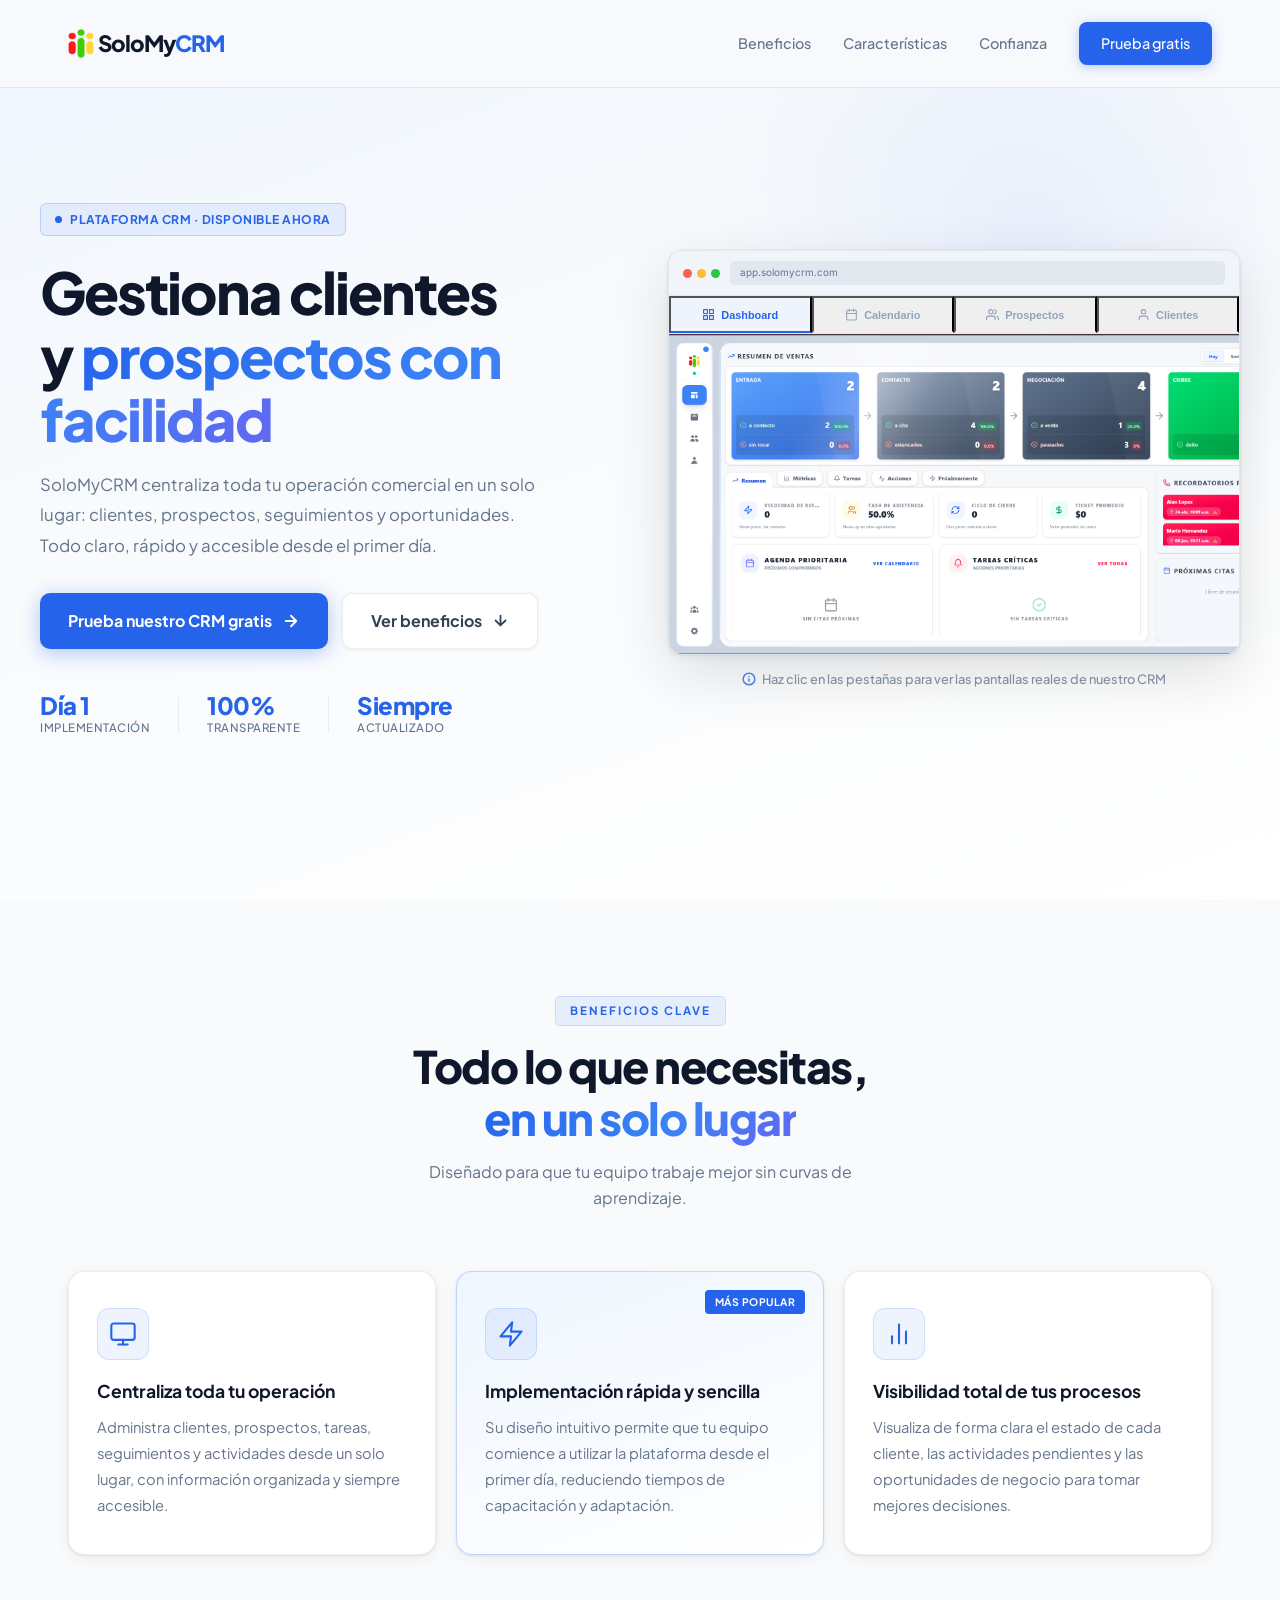
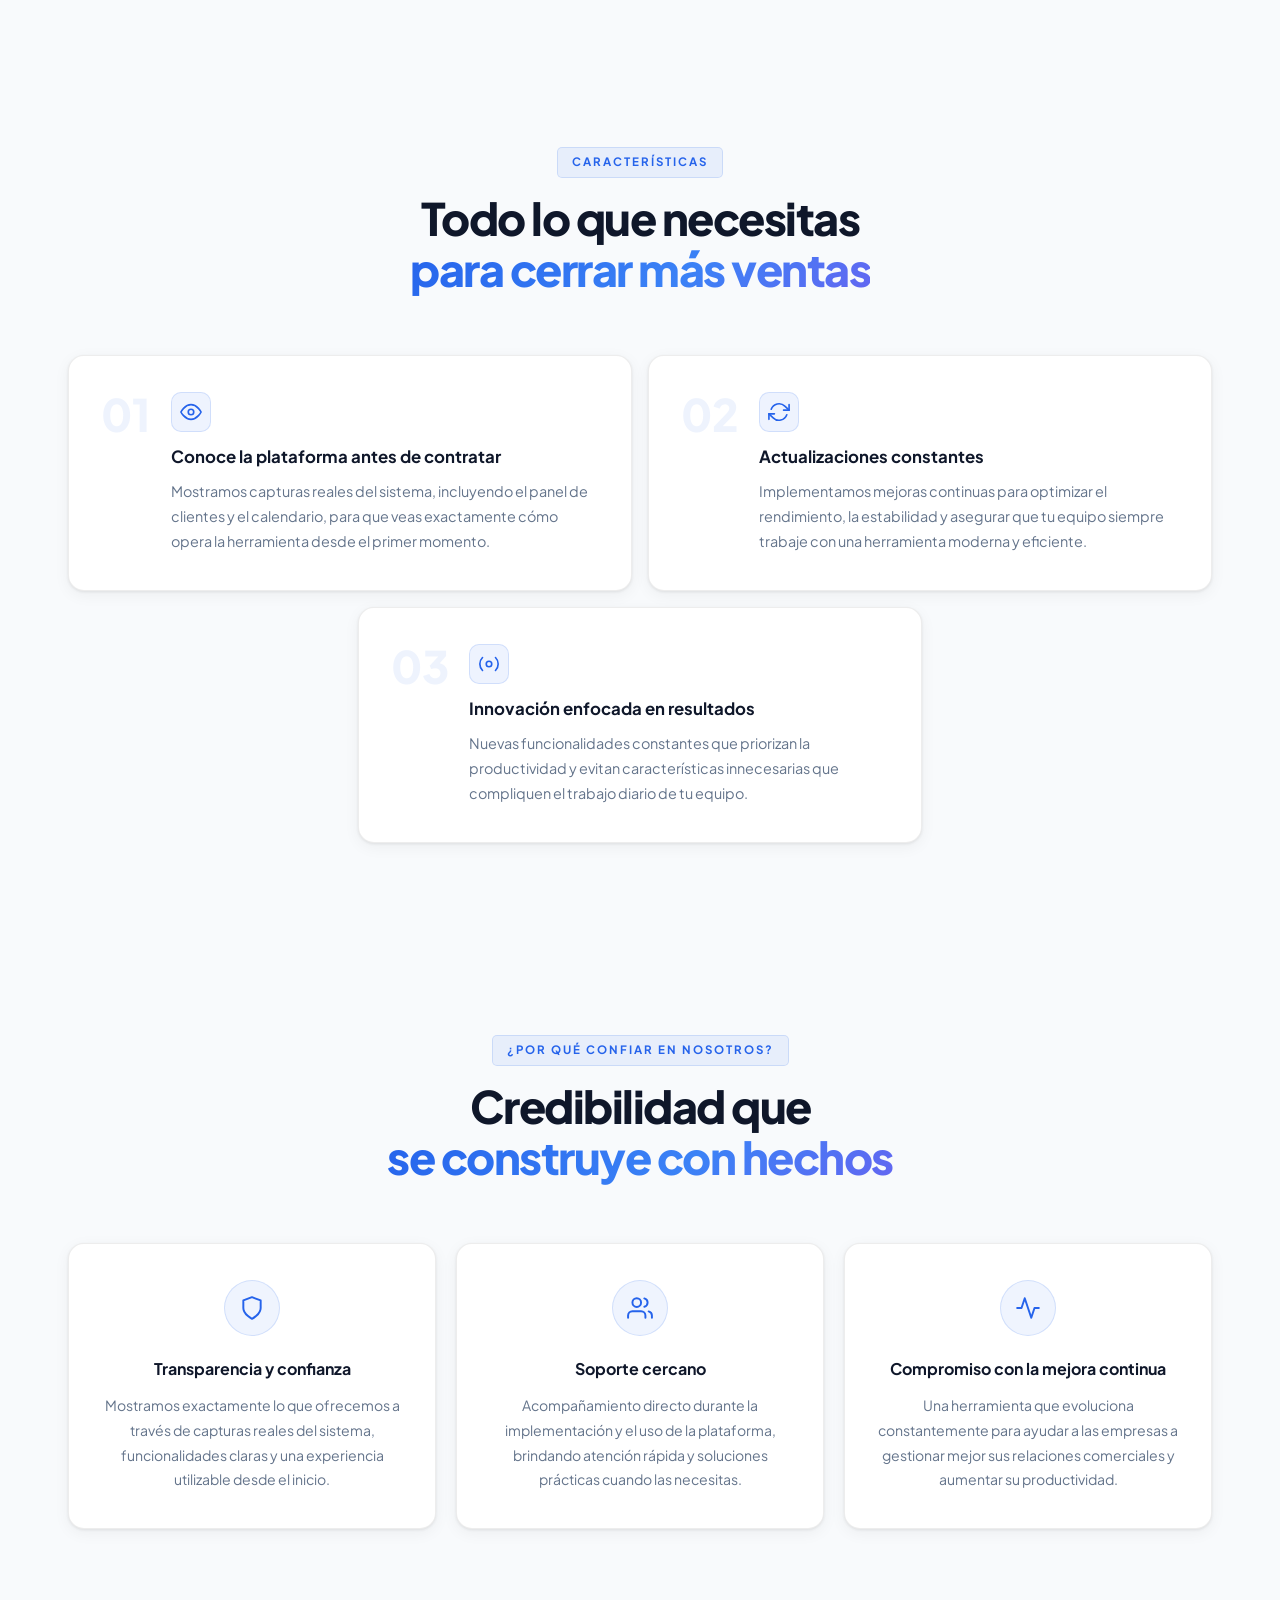
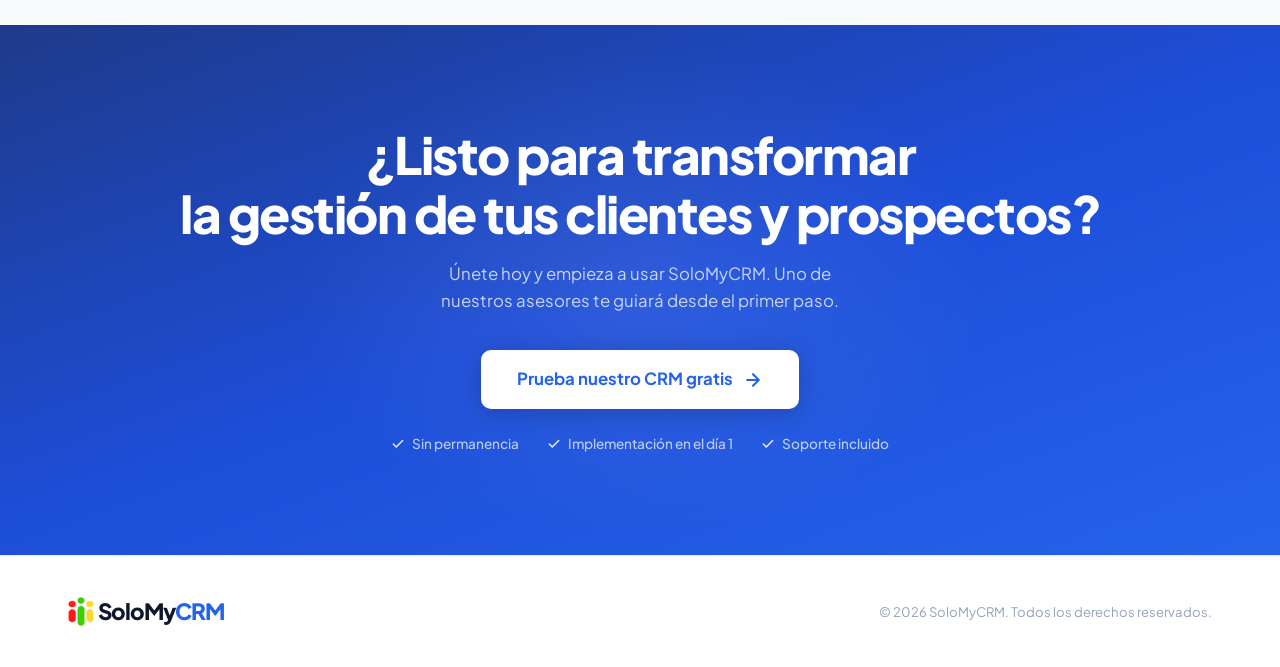
<file: index.html>
<!DOCTYPE html>
<html lang="es">
<head>
  <meta charset="UTF-8" />
  <meta name="viewport" content="width=device-width, initial-scale=1.0" />
  <meta name="description" content="SoloMyCRM, la plataforma CRM intuitiva que centraliza tu operación, simplifica el seguimiento de clientes y potencia el crecimiento de tu negocio desde el primer día." />
  <meta name="keywords" content="CRM, gestión de clientes, prospectos, ventas, SoloMyCRM, plataforma CRM" />
  <meta name="author" content="SoloMyCRM" />
  
  <!-- Open Graph / Facebook -->
  <meta property="og:type" content="website" />
  <meta property="og:title" content="SoloMyCRM — El CRM que tu equipo necesita" />
  <meta property="og:description" content="SoloMyCRM, la plataforma CRM intuitiva que centraliza tu operación, simplifica el seguimiento de clientes y potencia el crecimiento de tu negocio desde el primer día." />
  <meta property="og:image" content="dashboardsmcrm.png" />
  
  <!-- Twitter -->
  <meta name="twitter:card" content="summary_large_image" />
  <meta name="twitter:title" content="SoloMyCRM — El CRM que tu equipo necesita" />
  <meta name="twitter:description" content="SoloMyCRM, la plataforma CRM intuitiva que centraliza tu operación, simplifica el seguimiento de clientes y potencia el crecimiento de tu negocio desde el primer día." />
  <meta name="twitter:image" content="dashboardsmcrm.png" />

  <title>SoloMyCRM — El CRM que tu equipo necesita</title>
  
  <!-- Favicons -->
  <link rel="icon" type="image/png" href="favicon.png?v=3" />
  <link rel="apple-touch-icon" href="favicon.png?v=3" />
  <link rel="shortcut icon" href="favicon.png?v=3" />
  
  <link rel="preconnect" href="https://fonts.googleapis.com" />
  <link rel="preconnect" href="https://fonts.gstatic.com" crossorigin />
  <link href="https://fonts.googleapis.com/css2?family=Inter:wght@300;400;500;600;700;800;900&family=Plus+Jakarta+Sans:wght@400;500;600;700;800&display=swap" rel="stylesheet" />
  <link rel="stylesheet" href="style.css" />
</head>
<body>

  <!-- ========== NAVBAR ========== -->
  <header class="navbar" id="navbar">
    <div class="nav-container">
      <a href="#" class="logo">
        <img src="ISOTIPO SOLOMYCRM.png" alt="SoloMyCRM" class="logo-img" />
        <span class="logo-text">SoloMy<span class="logo-accent">CRM</span></span>
      </a>
      <nav class="nav-links" id="navLinks">
        <a href="#beneficios">Beneficios</a>
        <a href="#caracteristicas">Características</a>
        <a href="#confianza">Confianza</a>
        <a href="formulario" class="nav-cta" id="navCtaBtn">Prueba gratis</a>
      </nav>
      <button class="hamburger" id="hamburger" aria-label="Menú">
        <span></span><span></span><span></span>
      </button>
    </div>
  </header>

  <!-- ========== HERO ========== -->
  <section class="hero" id="hero">
    <div class="hero-bg-glow"></div>

    <div class="hero-inner">
      <!-- LEFT: Copy -->
      <div class="hero-content">
        <div class="hero-badge">
          <span class="badge-dot"></span>
          Plataforma CRM · Disponible ahora
        </div>
        <h1 class="hero-title">
          Gestiona clientes<br />
          y <span class="gradient-text">prospectos con facilidad</span>
        </h1>
        <p class="hero-subtitle">
          SoloMyCRM centraliza toda tu operación comercial en un solo lugar: clientes, prospectos, seguimientos y oportunidades. Todo claro, rápido y accesible desde el primer día.
        </p>
        <div class="hero-actions">
          <a href="formulario" class="btn btn-primary" id="heroCta">
            <span>Prueba nuestro CRM gratis</span>
            <svg width="18" height="18" viewBox="0 0 24 24" fill="none" stroke="currentColor" stroke-width="2.5" stroke-linecap="round" stroke-linejoin="round"><path d="M5 12h14M12 5l7 7-7 7"/></svg>
          </a>
          <a href="#beneficios" class="btn btn-ghost">
            Ver beneficios
            <svg width="17" height="17" viewBox="0 0 24 24" fill="none" stroke="currentColor" stroke-width="2.5" stroke-linecap="round" stroke-linejoin="round"><path d="M12 5v14M5 12l7 7 7-7"/></svg>
          </a>
        </div>
        <div class="hero-stats">
          <div class="stat">
            <span class="stat-number">Día 1</span>
            <span class="stat-label">Implementación</span>
          </div>
          <div class="stat-divider"></div>
          <div class="stat">
            <span class="stat-number">100%</span>
            <span class="stat-label">Transparente</span>
          </div>
          <div class="stat-divider"></div>
          <div class="stat">
            <span class="stat-number">Siempre</span>
            <span class="stat-label">Actualizado</span>
          </div>
        </div>
      </div>
      <!-- /hero-content -->

      <!-- RIGHT: Interactive CRM mockup -->
      <div class="hero-visual">
        <div class="dashboard-mockup">
          <!-- Browser chrome -->
          <div class="mockup-chrome">
            <div class="chrome-dots">
              <span class="cdot cdot-r"></span>
              <span class="cdot cdot-y"></span>
              <span class="cdot cdot-g"></span>
            </div>
            <div class="chrome-bar">app.solomycrm.com</div>
          </div>

          <!-- Tab navigation -->
          <div class="mockup-tabs" id="mockupTabs">
            <button class="mockup-tab active" data-tab="dashboard">
              <svg width="13" height="13" viewBox="0 0 24 24" fill="none" stroke="currentColor" stroke-width="2" stroke-linecap="round" stroke-linejoin="round"><rect x="3" y="3" width="7" height="7"/><rect x="14" y="3" width="7" height="7"/><rect x="3" y="14" width="7" height="7"/><rect x="14" y="14" width="7" height="7"/></svg>
              Dashboard
            </button>
            <button class="mockup-tab" data-tab="calendario">
              <svg width="13" height="13" viewBox="0 0 24 24" fill="none" stroke="currentColor" stroke-width="2" stroke-linecap="round" stroke-linejoin="round"><rect x="3" y="4" width="18" height="18" rx="2"/><line x1="16" y1="2" x2="16" y2="6"/><line x1="8" y1="2" x2="8" y2="6"/><line x1="3" y1="10" x2="21" y2="10"/></svg>
              Calendario
            </button>
            <button class="mockup-tab" data-tab="prospectos">
              <svg width="13" height="13" viewBox="0 0 24 24" fill="none" stroke="currentColor" stroke-width="2" stroke-linecap="round" stroke-linejoin="round"><path d="M17 21v-2a4 4 0 0 0-4-4H5a4 4 0 0 0-4 4v2"/><circle cx="9" cy="7" r="4"/><path d="M23 21v-2a4 4 0 0 0-3-3.87"/><path d="M16 3.13a4 4 0 0 1 0 7.75"/></svg>
              Prospectos
            </button>
            <button class="mockup-tab" data-tab="clientes">
              <svg width="13" height="13" viewBox="0 0 24 24" fill="none" stroke="currentColor" stroke-width="2" stroke-linecap="round" stroke-linejoin="round"><path d="M20 21v-2a4 4 0 0 0-4-4H8a4 4 0 0 0-4 4v2"/><circle cx="12" cy="7" r="4"/></svg>
              Clientes
            </button>
          </div>

          <!-- Screen panels — real screenshots -->
          <div class="mockup-screens" id="mockupScreens">
            <div class="mockup-screen active" id="screen-dashboard">
              <img src="dashboardsmcrm.png" alt="Dashboard SoloMyCRM" />
            </div>
            <div class="mockup-screen" id="screen-calendario">
              <img src="calendariocrm.png" alt="Calendario SoloMyCRM" />
            </div>
            <div class="mockup-screen" id="screen-prospectos">
              <img src="prospectossmcrm.png" alt="Prospectos SoloMyCRM" />
            </div>
            <div class="mockup-screen" id="screen-clientes">
              <img src="clientessmcrm.png" alt="Clientes SoloMyCRM" />
            </div>
          </div>
        </div>
        <div class="mockup-caption">
          <svg width="14" height="14" viewBox="0 0 24 24" fill="none" stroke="currentColor" stroke-width="2.5" stroke-linecap="round" stroke-linejoin="round"><circle cx="12" cy="12" r="10"/><path d="M12 16v-4M12 8h.01"/></svg>
          <span>Haz clic en las pestañas para ver las pantallas reales de nuestro CRM</span>
        </div>
      </div>
      <!-- /hero-visual -->
    </div>
    <!-- /hero-inner -->
  </section>

  <!-- ========== BENEFICIOS ========== -->
  <section class="section" id="beneficios">
    <div class="container">
      <div class="section-header">
        <div class="section-tag">Beneficios clave</div>
        <h2 class="section-title">Todo lo que necesitas,<br /><span class="gradient-text">en un solo lugar</span></h2>
        <p class="section-sub">Diseñado para que tu equipo trabaje mejor sin curvas de aprendizaje.</p>
      </div>

      <div class="benefits-grid">
        <div class="benefit-card" id="benefit1">
          <div class="benefit-icon-wrap">
            <svg class="benefit-svg" width="28" height="28" viewBox="0 0 24 24" fill="none" stroke="currentColor" stroke-width="1.8" stroke-linecap="round" stroke-linejoin="round"><rect x="2" y="3" width="20" height="14" rx="2"/><line x1="8" y1="21" x2="16" y2="21"/><line x1="12" y1="17" x2="12" y2="21"/></svg>
          </div>
          <h3>Centraliza toda tu operación</h3>
          <p>Administra clientes, prospectos, tareas, seguimientos y actividades desde un solo lugar, con información organizada y siempre accesible.</p>
          <div class="benefit-glow"></div>
        </div>

        <div class="benefit-card featured" id="benefit2">
          <div class="benefit-icon-wrap">
            <svg class="benefit-svg" width="28" height="28" viewBox="0 0 24 24" fill="none" stroke="currentColor" stroke-width="1.8" stroke-linecap="round" stroke-linejoin="round"><polygon points="13 2 3 14 12 14 11 22 21 10 12 10 13 2"/></svg>
          </div>
          <h3>Implementación rápida y sencilla</h3>
          <p>Su diseño intuitivo permite que tu equipo comience a utilizar la plataforma desde el primer día, reduciendo tiempos de capacitación y adaptación.</p>
          <div class="benefit-glow"></div>
          <div class="featured-badge">Más popular</div>
        </div>

        <div class="benefit-card" id="benefit3">
          <div class="benefit-icon-wrap">
            <svg class="benefit-svg" width="28" height="28" viewBox="0 0 24 24" fill="none" stroke="currentColor" stroke-width="1.8" stroke-linecap="round" stroke-linejoin="round"><line x1="18" y1="20" x2="18" y2="10"/><line x1="12" y1="20" x2="12" y2="4"/><line x1="6" y1="20" x2="6" y2="14"/></svg>
          </div>
          <h3>Visibilidad total de tus procesos</h3>
          <p>Visualiza de forma clara el estado de cada cliente, las actividades pendientes y las oportunidades de negocio para tomar mejores decisiones.</p>
          <div class="benefit-glow"></div>
        </div>
      </div>
    </div>
  </section>

  <!-- ========== CARACTERISTICAS ========== -->
  <section class="section" id="caracteristicas">
    <div class="container">
      <div class="section-header">
        <div class="section-tag">Características</div>
        <h2 class="section-title">Todo lo que necesitas<br /><span class="gradient-text">para cerrar más ventas</span></h2>
      </div>

      <div class="features-grid">
        <div class="feature-item" id="feat1">
          <div class="feature-num">01</div>
          <div class="feature-content">
            <div class="feature-icon-svg">
              <svg width="22" height="22" viewBox="0 0 24 24" fill="none" stroke="currentColor" stroke-width="1.8" stroke-linecap="round" stroke-linejoin="round"><path d="M1 12s4-8 11-8 11 8 11 8-4 8-11 8-11-8-11-8z"/><circle cx="12" cy="12" r="3"/></svg>
            </div>
            <h3>Conoce la plataforma antes de contratar</h3>
            <p>Mostramos capturas reales del sistema, incluyendo el panel de clientes y el calendario, para que veas exactamente cómo opera la herramienta desde el primer momento.</p>
          </div>
        </div>

        <div class="feature-item" id="feat2">
          <div class="feature-num">02</div>
          <div class="feature-content">
            <div class="feature-icon-svg">
              <svg width="22" height="22" viewBox="0 0 24 24" fill="none" stroke="currentColor" stroke-width="1.8" stroke-linecap="round" stroke-linejoin="round"><polyline points="23 4 23 10 17 10"/><polyline points="1 20 1 14 7 14"/><path d="M3.51 9a9 9 0 0 1 14.85-3.36L23 10M1 14l4.64 4.36A9 9 0 0 0 20.49 15"/></svg>
            </div>
            <h3>Actualizaciones constantes</h3>
            <p>Implementamos mejoras continuas para optimizar el rendimiento, la estabilidad y asegurar que tu equipo siempre trabaje con una herramienta moderna y eficiente.</p>
          </div>
        </div>


        <div class="feature-item" id="feat3">
          <div class="feature-num">03</div>
          <div class="feature-content">
            <div class="feature-icon-svg">
              <svg width="22" height="22" viewBox="0 0 24 24" fill="none" stroke="currentColor" stroke-width="1.8" stroke-linecap="round" stroke-linejoin="round"><circle cx="12" cy="12" r="3"/><path d="M19.07 4.93a10 10 0 0 1 0 14.14M4.93 4.93a10 10 0 0 0 0 14.14"/></svg>
            </div>
            <h3>Innovación enfocada en resultados</h3>
            <p>Nuevas funcionalidades constantes que priorizan la productividad y evitan características innecesarias que compliquen el trabajo diario de tu equipo.</p>
          </div>
        </div>
      </div>
    </div>
  </section>

  <!-- ========== CONFIANZA ========== -->
  <section class="section" id="confianza">
    <div class="container">
      <div class="section-header">
        <div class="section-tag">¿Por qué confiar en nosotros?</div>
        <h2 class="section-title">Credibilidad que<br /><span class="gradient-text">se construye con hechos</span></h2>
      </div>

      <div class="trust-grid">
        <div class="trust-card" id="trust1">
          <div class="trust-icon-svg">
            <svg width="26" height="26" viewBox="0 0 24 24" fill="none" stroke="currentColor" stroke-width="1.8" stroke-linecap="round" stroke-linejoin="round"><path d="M12 22s8-4 8-10V5l-8-3-8 3v7c0 6 8 10 8 10z"/></svg>
          </div>
          <h3>Transparencia y confianza</h3>
          <p>Mostramos exactamente lo que ofrecemos a través de capturas reales del sistema, funcionalidades claras y una experiencia utilizable desde el inicio.</p>
        </div>
        <div class="trust-card" id="trust2">
          <div class="trust-icon-svg">
            <svg width="26" height="26" viewBox="0 0 24 24" fill="none" stroke="currentColor" stroke-width="1.8" stroke-linecap="round" stroke-linejoin="round"><path d="M17 21v-2a4 4 0 0 0-4-4H5a4 4 0 0 0-4 4v2"/><circle cx="9" cy="7" r="4"/><path d="M23 21v-2a4 4 0 0 0-3-3.87"/><path d="M16 3.13a4 4 0 0 1 0 7.75"/></svg>
          </div>
          <h3>Soporte cercano</h3>
          <p>Acompañamiento directo durante la implementación y el uso de la plataforma, brindando atención rápida y soluciones prácticas cuando las necesitas.</p>
        </div>
        <div class="trust-card" id="trust3">
          <div class="trust-icon-svg">
            <svg width="26" height="26" viewBox="0 0 24 24" fill="none" stroke="currentColor" stroke-width="1.8" stroke-linecap="round" stroke-linejoin="round"><polyline points="22 12 18 12 15 21 9 3 6 12 2 12"/></svg>
          </div>
          <h3>Compromiso con la mejora continua</h3>
          <p>Una herramienta que evoluciona constantemente para ayudar a las empresas a gestionar mejor sus relaciones comerciales y aumentar su productividad.</p>
        </div>
      </div>
    </div>
  </section>

  <!-- ========== CTA FINAL ========== -->
  <section class="cta-section" id="ctaSection">
    <div class="cta-glow"></div>
    <div class="container cta-content">
      <h2 class="cta-title">¿Listo para transformar<br />la gestión de tus clientes y prospectos?</h2>
      <p class="cta-sub">Únete hoy y empieza a usar SoloMyCRM. Uno de nuestros asesores te guiará desde el primer paso.</p>
      <a href="formulario" class="btn btn-primary btn-large" id="finalCta">
        <span>Prueba nuestro CRM gratis</span>
        <svg width="20" height="20" viewBox="0 0 24 24" fill="none" stroke="currentColor" stroke-width="2.5" stroke-linecap="round" stroke-linejoin="round"><path d="M5 12h14M12 5l7 7-7 7"/></svg>
      </a>
      <div class="cta-checks">
        <span>
          <svg width="14" height="14" viewBox="0 0 24 24" fill="none" stroke="currentColor" stroke-width="2.5" stroke-linecap="round" stroke-linejoin="round"><polyline points="20 6 9 17 4 12"/></svg>
          Sin permanencia
        </span>
        <span>
          <svg width="14" height="14" viewBox="0 0 24 24" fill="none" stroke="currentColor" stroke-width="2.5" stroke-linecap="round" stroke-linejoin="round"><polyline points="20 6 9 17 4 12"/></svg>
          Implementación en el día 1
        </span>
        <span>
          <svg width="14" height="14" viewBox="0 0 24 24" fill="none" stroke="currentColor" stroke-width="2.5" stroke-linecap="round" stroke-linejoin="round"><polyline points="20 6 9 17 4 12"/></svg>
          Soporte incluido
        </span>
      </div>
    </div>
  </section>

  <!-- ========== FOOTER ========== -->
  <footer class="footer">
    <div class="container footer-inner">
      <a href="#" class="logo">
        <img src="ISOTIPO SOLOMYCRM.png" alt="SoloMyCRM" class="logo-img" />
        <span class="logo-text">SoloMy<span class="logo-accent">CRM</span></span>
      </a>
      <p class="footer-copy">© 2026 SoloMyCRM. Todos los derechos reservados.</p>
    </div>
  </footer>

  <script src="script.js"></script>
</body>
</html>
</file>
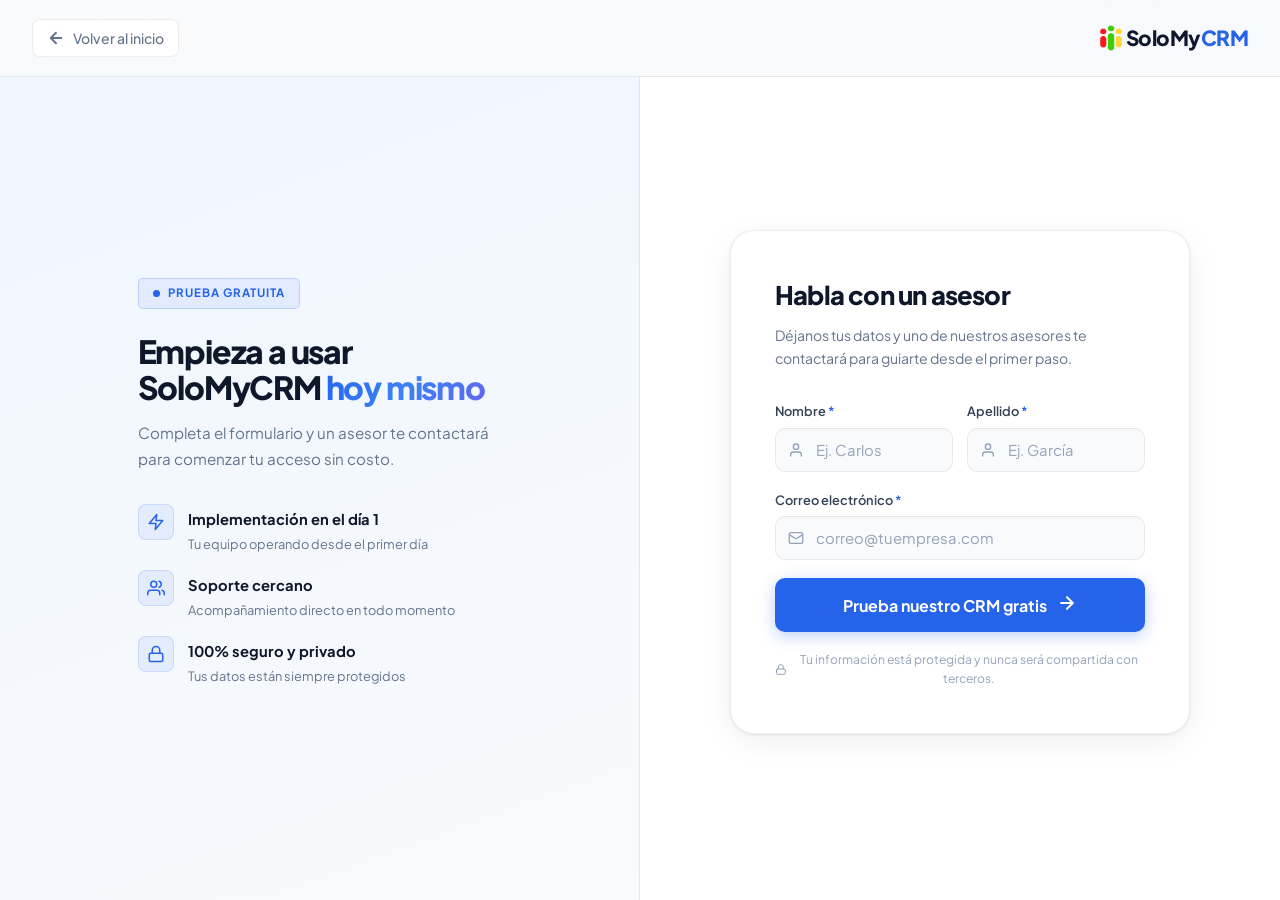
<file: formulario.html>
<!DOCTYPE html>
<html lang="es">
<head>
  <meta charset="UTF-8" />
  <meta name="viewport" content="width=device-width, initial-scale=1.0" />
  <meta name="description" content="Habla con uno de nuestros asesores y comienza a usar SoloMyCRM desde el primer día." />
  <meta name="keywords" content="Prueba gratis, CRM, asesoría, SoloMyCRM, registro" />
  <meta name="author" content="SoloMyCRM" />
  
  <!-- Open Graph / Facebook -->
  <meta property="og:type" content="website" />
  <meta property="og:title" content="Prueba SoloMyCRM Gratis — Registro" />
  <meta property="og:description" content="Habla con uno de nuestros asesores y comienza a usar SoloMyCRM desde el primer día." />
  <meta property="og:image" content="dashboardsmcrm.png" />
  
  <!-- Twitter -->
  <meta name="twitter:card" content="summary_large_image" />
  <meta name="twitter:title" content="Prueba SoloMyCRM Gratis — Registro" />
  <meta name="twitter:description" content="Habla con uno de nuestros asesores y comienza a usar SoloMyCRM desde el primer día." />
  <meta name="twitter:image" content="dashboardsmcrm.png" />

  <title>Prueba SoloMyCRM Gratis — Registro</title>
  
  <!-- Favicons -->
  <link rel="icon" type="image/png" href="favicon.png?v=3" />
  <link rel="apple-touch-icon" href="favicon.png?v=3" />
  <link rel="shortcut icon" href="favicon.png?v=3" />
  
  <link rel="preconnect" href="https://fonts.googleapis.com" />
  <link rel="preconnect" href="https://fonts.gstatic.com" crossorigin />
  <link href="https://fonts.googleapis.com/css2?family=Inter:wght@300;400;500;600;700;800;900&family=Plus+Jakarta+Sans:wght@400;500;600;700;800&display=swap" rel="stylesheet" />
  <link rel="stylesheet" href="form-style.css" />
</head>
<body>

  <!-- Background effects -->
  <div class="bg-grid"></div>
  <div class="bg-glow bg-glow-1"></div>
  <div class="bg-glow bg-glow-2"></div>

  <!-- Nav back -->
  <header class="form-nav">
    <a href="index.html" class="back-link" id="backLink">
      <svg width="18" height="18" viewBox="0 0 24 24" fill="none" stroke="currentColor" stroke-width="2.5" stroke-linecap="round" stroke-linejoin="round"><path d="M19 12H5M12 19l-7-7 7-7"/></svg>
      Volver al inicio
    </a>
    <a href="index.html" class="logo">
      <img src="ISOTIPO SOLOMYCRM.png" alt="SoloMyCRM" class="logo-img" />
      <span class="logo-text">SoloMy<span class="logo-accent">CRM</span></span>
    </a>
  </header>

  <!-- Main form layout -->
  <main class="form-main">

    <!-- Left panel — value props -->
    <aside class="form-aside">
      <div class="aside-inner">
        <div class="aside-badge">
          <span class="badge-dot"></span> Prueba gratuita
        </div>
        <h1 class="aside-title">
          Empieza a usar<br />SoloMyCRM <span class="gradient-text">hoy mismo</span>
        </h1>
        <p class="aside-sub">
          Completa el formulario y un asesor te contactará para comenzar tu acceso sin costo.
        </p>

        <ul class="perks-list">
          <li class="perk-item" id="perk2">
            <div class="perk-icon">
              <svg width="18" height="18" viewBox="0 0 24 24" fill="none" stroke="currentColor" stroke-width="2" stroke-linecap="round" stroke-linejoin="round"><polygon points="13 2 3 14 12 14 11 22 21 10 12 10 13 2"/></svg>
            </div>
            <div class="perk-text">
              <strong>Implementación en el día 1</strong>
              <span>Tu equipo operando desde el primer día</span>
            </div>
          </li>
          <li class="perk-item" id="perk3">
            <div class="perk-icon">
              <svg width="18" height="18" viewBox="0 0 24 24" fill="none" stroke="currentColor" stroke-width="2" stroke-linecap="round" stroke-linejoin="round"><path d="M17 21v-2a4 4 0 0 0-4-4H5a4 4 0 0 0-4 4v2"/><circle cx="9" cy="7" r="4"/><path d="M23 21v-2a4 4 0 0 0-3-3.87"/><path d="M16 3.13a4 4 0 0 1 0 7.75"/></svg>
            </div>
            <div class="perk-text">
              <strong>Soporte cercano</strong>
              <span>Acompañamiento directo en todo momento</span>
            </div>
          </li>
          <li class="perk-item" id="perk4">
            <div class="perk-icon">
              <svg width="18" height="18" viewBox="0 0 24 24" fill="none" stroke="currentColor" stroke-width="2" stroke-linecap="round" stroke-linejoin="round"><rect x="3" y="11" width="18" height="11" rx="2" ry="2"/><path d="M7 11V7a5 5 0 0 1 10 0v4"/></svg>
            </div>
            <div class="perk-text">
              <strong>100% seguro y privado</strong>
              <span>Tus datos están siempre protegidos</span>
            </div>
          </li>
        </ul>


      </div>
    </aside>

    <!-- Right panel — form -->
    <section class="form-section">
      <div class="form-card" id="formCard">
        <div class="form-card-header">
          <h2 id="formTitle">Habla con un asesor</h2>
          <p>Déjanos tus datos y uno de nuestros asesores te contactará para guiarte desde el primer paso.</p>
        </div>

        <!-- 
          FORMSPREE: Reemplaza YOUR_FORM_ID con tu ID real de Formspree
          Crea tu formulario en https://formspree.io/
        -->
        <form
          id="registroForm"
          action="https://formspree.io/f/meewoyow"
          method="POST"
          novalidate
        >
          <!-- Hidden redirect after submit -->
          <input type="hidden" name="_next" value="" />

          <div class="form-row">
            <div class="field-group" id="fieldNombre">
              <label for="nombre" class="field-label">Nombre <span class="req">*</span></label>
              <div class="field-wrap">
                <span class="field-icon">
                  <svg width="16" height="16" viewBox="0 0 24 24" fill="none" stroke="currentColor" stroke-width="2" stroke-linecap="round" stroke-linejoin="round"><path d="M20 21v-2a4 4 0 0 0-4-4H8a4 4 0 0 0-4 4v2"/><circle cx="12" cy="7" r="4"/></svg>
                </span>
                <input
                  type="text"
                  id="nombre"
                  name="nombre"
                  class="field-input"
                  placeholder="Ej. Carlos"
                  required
                  autocomplete="given-name"
                />
              </div>
              <span class="field-error" id="errorNombre">Por favor ingresa tu nombre</span>
            </div>

            <div class="field-group" id="fieldApellido">
              <label for="apellido" class="field-label">Apellido <span class="req">*</span></label>
              <div class="field-wrap">
                <span class="field-icon">
                  <svg width="16" height="16" viewBox="0 0 24 24" fill="none" stroke="currentColor" stroke-width="2" stroke-linecap="round" stroke-linejoin="round"><path d="M20 21v-2a4 4 0 0 0-4-4H8a4 4 0 0 0-4 4v2"/><circle cx="12" cy="7" r="4"/></svg>
                </span>
                <input
                  type="text"
                  id="apellido"
                  name="apellido"
                  class="field-input"
                  placeholder="Ej. García"
                  required
                  autocomplete="family-name"
                />
              </div>
              <span class="field-error" id="errorApellido">Por favor ingresa tu apellido</span>
            </div>
          </div>

          <div class="field-group" id="fieldEmail">
            <label for="email" class="field-label">Correo electrónico <span class="req">*</span></label>
            <div class="field-wrap">
              <span class="field-icon">
                <svg width="16" height="16" viewBox="0 0 24 24" fill="none" stroke="currentColor" stroke-width="2" stroke-linecap="round" stroke-linejoin="round"><rect x="2" y="4" width="20" height="16" rx="2"/><path d="m22 7-8.97 5.7a1.94 1.94 0 0 1-2.06 0L2 7"/></svg>
              </span>
              <input
                type="email"
                id="email"
                name="email"
                class="field-input"
                placeholder="correo@tuempresa.com"
                required
                autocomplete="email"
              />
            </div>
            <span class="field-error" id="errorEmail">Por favor ingresa un correo válido</span>
          </div>

          <button type="submit" class="submit-btn" id="submitBtn">
            <span class="btn-text">Prueba nuestro CRM gratis</span>
            <span class="btn-icon">
              <svg width="20" height="20" viewBox="0 0 24 24" fill="none" stroke="currentColor" stroke-width="2.5" stroke-linecap="round" stroke-linejoin="round"><path d="M5 12h14M12 5l7 7-7 7"/></svg>
            </span>
            <span class="btn-loader" id="btnLoader" style="display:none;">
              <svg width="20" height="20" viewBox="0 0 24 24" fill="none" stroke="currentColor" stroke-width="2.5" stroke-linecap="round" stroke-linejoin="round" class="spin"><path d="M21 12a9 9 0 1 1-6.219-8.56"/></svg>
            </span>
          </button>

          <p class="form-note">
            <svg width="13" height="13" viewBox="0 0 24 24" fill="none" stroke="currentColor" stroke-width="2" stroke-linecap="round" stroke-linejoin="round"><rect x="3" y="11" width="18" height="11" rx="2" ry="2"/><path d="M7 11V7a5 5 0 0 1 10 0v4"/></svg>
            Tu información está protegida y nunca será compartida con terceros.
          </p>
        </form>

        <!-- Success state -->
        <div class="success-state" id="successState" style="display:none;">
          <div class="success-icon">
            <svg width="48" height="48" viewBox="0 0 24 24" fill="none" stroke="currentColor" stroke-width="1.8" stroke-linecap="round" stroke-linejoin="round"><path d="M22 11.08V12a10 10 0 1 1-5.93-9.14"/><polyline points="22 4 12 14.01 9 11.01"/></svg>
          </div>
          <h3>¡Registro exitoso!</h3>
          <p>Gracias por tu interés en SoloMyCRM. Un asesor se pondrá en contacto contigo muy pronto.</p>
          <a href="index.html" class="back-home-btn" id="backHomeBtn">
            <svg width="16" height="16" viewBox="0 0 24 24" fill="none" stroke="currentColor" stroke-width="2.5" stroke-linecap="round" stroke-linejoin="round"><path d="M19 12H5M12 19l-7-7 7-7"/></svg>
            Volver al inicio
          </a>
        </div>
      </div>
    </section>

  </main>

  <script src="form-script.js"></script>
</body>
</html>
</file>
<file: style.css>
/* =============================================
   SOLOMYCRM — DESIGN SYSTEM v3 (Light Theme)
   Palette: Blue #2563EB · White/Light grays
   ============================================= */

*, *::before, *::after {
  box-sizing: border-box;
  margin: 0;
  padding: 0;
}

:root {
  /* Brand blues */
  --blue: #2563EB;
  --blue-light: #3B82F6;
  --blue-bright: #60A5FA;
  --blue-dark: #1D4ED8;
  --blue-deeper: #1E40AF;
  --blue-glow: rgba(37, 99, 235, 0.15);
  --blue-subtle: rgba(37, 99, 235, 0.06);

  /* Light theme neutrals */
  --bg: #F8FAFC;
  --bg-2: #FFFFFF;
  --bg-3: #F1F5F9;
  --dark-section: #0F172A;
  --dark-section-2: #1E293B;
  --text: #0F172A;
  --text-2: #334155;
  --text-muted: #64748B;
  --text-light: #94A3B8;
  --border: rgba(0, 0, 0, 0.07);
  --border-blue: rgba(37, 99, 235, 0.2);
  --card-bg: #FFFFFF;
  --card-shadow: 0 1px 3px rgba(0,0,0,0.08), 0 4px 16px rgba(0,0,0,0.05);

  /* Dark section accent */
  --dark-border: rgba(255,255,255,0.08);
  --dark-card: rgba(255,255,255,0.04);

  --radius: 16px;
  --radius-sm: 8px;
  --radius-lg: 24px;
  --transition: 0.3s cubic-bezier(0.4, 0, 0.2, 1);
  --font: 'Plus Jakarta Sans', 'Inter', sans-serif;
}

html { scroll-behavior: smooth; }

body {
  font-family: var(--font);
  background: var(--bg);
  color: var(--text);
  line-height: 1.6;
  overflow-x: hidden;
}

::-webkit-scrollbar { width: 5px; }
::-webkit-scrollbar-track { background: var(--bg); }
::-webkit-scrollbar-thumb { background: #CBD5E1; border-radius: 99px; }
::selection { background: var(--blue-glow); color: var(--blue); }

.container {
  max-width: 1200px;
  margin: 0 auto;
  padding: 0 28px;
}

.gradient-text {
  background: linear-gradient(135deg, var(--blue) 0%, var(--blue-light) 60%, #6366F1 100%);
  -webkit-background-clip: text;
  -webkit-text-fill-color: transparent;
  background-clip: text;
}

/* =============================================
   NAVBAR
   ============================================= */
.navbar {
  position: fixed;
  top: 0; left: 0; right: 0;
  z-index: 100;
  padding: 16px 0;
  background: rgba(248,250,252,0.85);
  backdrop-filter: blur(20px);
  -webkit-backdrop-filter: blur(20px);
  border-bottom: 1px solid var(--border);
  transition: padding var(--transition), box-shadow var(--transition);
}

.navbar.scrolled {
  padding: 10px 0;
  background: rgba(248,250,252,0.97);
  box-shadow: 0 1px 20px rgba(0,0,0,0.08);
}

.nav-container {
  max-width: 1200px;
  margin: 0 auto;
  padding: 0 28px;
  display: flex;
  align-items: center;
  justify-content: space-between;
  gap: 24px;
}

.logo {
  text-decoration: none;
  display: inline-flex;
  align-items: center;
  gap: 0;
}

.logo-img {
  height: 55px;
  width: auto;
  display: block;
  margin-left: -36px;
  margin-right: -32px;
}

.logo-text {
  font-family: var(--font);
  font-size: 1.4rem;
  font-weight: 900;
  letter-spacing: -1px;
  color: var(--text);
}

.logo-accent { color: var(--blue); }

.nav-links {
  display: flex;
  align-items: center;
  gap: 32px;
}

.nav-links a {
  text-decoration: none;
  color: var(--text-muted);
  font-weight: 500;
  font-size: 0.9rem;
  transition: color var(--transition);
  position: relative;
}

.nav-links a:not(.nav-cta):hover { color: var(--text); }

.nav-links a:not(.nav-cta)::after {
  content: '';
  position: absolute;
  bottom: -4px; left: 0;
  width: 0; height: 2px;
  background: var(--blue);
  border-radius: 2px;
  transition: width var(--transition);
}

.nav-links a:not(.nav-cta):hover::after { width: 100%; }

.nav-cta {
  background: var(--blue) !important;
  color: #FFFFFF !important;
  padding: 10px 22px;
  border-radius: 8px;
  font-weight: 700;
  font-size: 0.88rem;
  transition: all var(--transition);
  box-shadow: 0 2px 12px rgba(37,99,235,0.3);
}

.nav-cta:hover {
  background: var(--blue-dark) !important;
  transform: translateY(-1px);
  box-shadow: 0 6px 24px rgba(37,99,235,0.4) !important;
}

.hamburger {
  display: none;
  flex-direction: column;
  gap: 5px;
  background: none;
  border: none;
  cursor: pointer;
  padding: 4px;
}

.hamburger span {
  display: block;
  width: 24px; height: 2px;
  background: var(--text);
  border-radius: 2px;
  transition: all 0.3s;
}

/* =============================================
   BUTTONS
   ============================================= */
.btn {
  display: inline-flex;
  align-items: center;
  gap: 10px;
  font-family: var(--font);
  font-weight: 700;
  font-size: 1rem;
  padding: 14px 28px;
  border-radius: 10px;
  text-decoration: none;
  cursor: pointer;
  border: none;
  transition: all var(--transition);
  white-space: nowrap;
}

.btn-primary {
  background: var(--blue);
  color: #FFFFFF;
  box-shadow: 0 4px 20px rgba(37,99,235,0.35);
}

.btn-primary:hover {
  background: var(--blue-dark);
  transform: translateY(-2px);
  box-shadow: 0 8px 32px rgba(37,99,235,0.45);
}

.btn-ghost {
  background: var(--bg-2);
  color: var(--text-2);
  border: 1px solid var(--border);
  box-shadow: 0 1px 4px rgba(0,0,0,0.06);
}

.btn-ghost:hover {
  background: var(--bg-3);
  color: var(--text);
  border-color: rgba(0,0,0,0.12);
  transform: translateY(-1px);
  box-shadow: 0 4px 12px rgba(0,0,0,0.1);
}

.btn-large {
  font-size: 1.05rem;
  padding: 16px 36px;
}

/* =============================================
   HERO
   ============================================= */
.hero {
  min-height: 100vh;
  display: flex;
  align-items: center;
  padding: 100px 28px 60px;
  position: relative;
  overflow: hidden;
  background: linear-gradient(160deg, #EFF6FF 0%, #F8FAFC 40%, #FFFFFF 100%);
}

.hero-bg-glow {
  position: absolute;
  top: -100px; right: -100px;
  width: 700px; height: 700px;
  background: radial-gradient(circle, rgba(37,99,235,0.08) 0%, transparent 65%);
  pointer-events: none;
  animation: breathe 7s ease-in-out infinite;
}

@keyframes breathe {
  0%, 100% { opacity: 0.5; transform: scale(1); }
  50% { opacity: 1; transform: scale(1.06); }
}

.hero-particles { display: none; }

.hero-inner {
  display: grid;
  grid-template-columns: 1fr 1fr;
  align-items: center;
  gap: 56px;
  width: 100%;
  max-width: 1200px;
  margin: 0 auto;
  position: relative;
  z-index: 2;
}

.hero-content {
  position: relative;
  z-index: 2;
}

.hero-badge {
  display: inline-flex;
  align-items: center;
  gap: 8px;
  font-size: 0.75rem;
  font-weight: 700;
  color: var(--blue);
  background: rgba(37,99,235,0.08);
  border: 1px solid rgba(37,99,235,0.2);
  padding: 6px 14px;
  border-radius: 6px;
  width: fit-content;
  letter-spacing: 0.5px;
  text-transform: uppercase;
  margin-bottom: 24px;
}

.badge-dot {
  width: 7px; height: 7px;
  background: var(--blue);
  border-radius: 50%;
  animation: pulse 2.5s ease-in-out infinite;
}

@keyframes pulse {
  0%, 100% { box-shadow: 0 0 0 0 rgba(37,99,235,0.4); }
  50% { box-shadow: 0 0 0 7px rgba(37,99,235,0); }
}

.hero-title {
  font-size: clamp(2.4rem, 4.5vw, 3.6rem);
  font-weight: 900;
  line-height: 1.1;
  letter-spacing: -2px;
  color: var(--text);
  margin-bottom: 20px;
}

.hero-subtitle {
  font-size: 1.05rem;
  color: var(--text-muted);
  line-height: 1.8;
  max-width: 500px;
  margin-bottom: 32px;
  font-weight: 400;
}

.hero-actions {
  display: flex;
  gap: 14px;
  flex-wrap: wrap;
  margin-bottom: 44px;
}

.hero-stats {
  display: flex;
  align-items: center;
  gap: 28px;
}

.stat { display: flex; flex-direction: column; gap: 2px; }

.stat-number {
  font-size: 1.5rem;
  font-weight: 800;
  color: var(--blue);
  letter-spacing: -0.5px;
  line-height: 1;
}

.stat-label {
  font-size: 0.72rem;
  color: var(--text-muted);
  font-weight: 500;
  text-transform: uppercase;
  letter-spacing: 0.5px;
}

.stat-divider {
  width: 1px; height: 36px;
  background: var(--border);
}

/* =============================================
   HERO VISUAL — Interactive Screenshot Viewer
   ============================================= */
.hero-visual {
  position: relative;
  z-index: 2;
  width: 100%;
  animation: floatDash 6s ease-in-out infinite;
}

@keyframes floatDash {
  0%, 100% { transform: translateY(0px); }
  50% { transform: translateY(-10px); }
}

.dashboard-mockup {
  background: #FFFFFF;
  border: 1px solid #E2E8F0;
  border-radius: 14px;
  overflow: hidden;
  box-shadow:
    0 4px 6px rgba(0,0,0,0.04),
    0 20px 60px rgba(0,0,0,0.12),
    0 0 0 1px rgba(0,0,0,0.04);
}

/* Browser chrome */
.mockup-chrome {
  background: #F1F5F9;
  padding: 10px 14px;
  display: flex;
  align-items: center;
  gap: 10px;
  border-bottom: 1px solid #E2E8F0;
}

.chrome-dots { display: flex; gap: 5px; flex-shrink: 0; }
.cdot { width: 9px; height: 9px; border-radius: 50%; }
.cdot-r { background: #FF5F57; }
.cdot-y { background: #FEBC2E; }
.cdot-g { background: #28C840; }

.chrome-bar {
  flex: 1;
  background: #E2E8F0;
  border-radius: 5px;
  font-size: 0.62rem;
  color: #64748B;
  padding: 4px 10px;
  font-family: 'Inter', monospace;
}

/* ——— Tab navigation ——— */
.mockup-tabs {
  display: flex;
  gap: 0;
  background: #F8FAFC;
  border-bottom: 1px solid #E2E8F0;
}

.mockup-tab {
  flex: 1;
  display: flex;
  align-items: center;
  justify-content: center;
  gap: 6px;
  padding: 10px 8px;
  font-size: 0.68rem;
  font-weight: 600;
  color: #94A3B8;
  cursor: pointer;
  border-bottom: 2px solid transparent;
  transition: all 0.2s;
  user-select: none;
}

.mockup-tab:hover { color: var(--blue); background: rgba(37,99,235,0.03); }

.mockup-tab.active {
  color: var(--blue);
  border-bottom-color: var(--blue);
  background: rgba(37,99,235,0.04);
}

.mockup-tab svg { flex-shrink: 0; }

/* ——— Screenshot panels ——— */
.mockup-screens {
  position: relative;
  height: 320px;
  overflow: hidden;
}

.mockup-screen {
  position: absolute;
  inset: 0;
  opacity: 0;
  transition: opacity 0.4s ease;
  pointer-events: none;
}

.mockup-screen.active {
  opacity: 1;
  pointer-events: auto;
}

.mockup-screen img {
  width: 100%;
  height: 100%;
  object-fit: cover;
  object-position: top left;
  display: block;
}

.mockup-caption {
  display: flex;
  align-items: center;
  justify-content: center;
  margin-top: 14px;
  font-size: 0.8rem;
  color: var(--text-muted);
  font-weight: 500;
  gap: 6px;
  opacity: 0.8;
}

.mockup-caption svg {
  color: var(--blue);
  flex-shrink: 0;
}

/* =============================================
   SECTIONS
   ============================================= */
.section {
  padding: 96px 0;
  position: relative;
}

/* Light section */
.section { background: var(--bg); }

/* Dark section */
.section-dark {
  background: var(--dark-section);
}

.section-header {
  text-align: center;
  margin-bottom: 60px;
}

.section-tag {
  display: inline-block;
  font-size: 0.72rem;
  font-weight: 700;
  color: var(--blue);
  text-transform: uppercase;
  letter-spacing: 2px;
  margin-bottom: 14px;
  background: rgba(37,99,235,0.08);
  border: 1px solid rgba(37,99,235,0.15);
  padding: 5px 14px;
  border-radius: 5px;
}

/* Dark section tag */
.section-dark .section-tag {
  color: var(--blue);
  background: rgba(37,99,235,0.08);
  border-color: rgba(37,99,235,0.15);
}

.section-title {
  font-size: clamp(1.8rem, 3.5vw, 2.8rem);
  font-weight: 900;
  line-height: 1.15;
  letter-spacing: -1.5px;
  margin-bottom: 16px;
  color: var(--text);
}

.section-dark .section-title { color: #FFFFFF; }

.section-sub {
  font-size: 1rem;
  color: var(--text-muted);
  max-width: 480px;
  margin: 0 auto;
}

.section-dark .section-sub { color: #94A3B8; }

/* =============================================
   BENEFITS
   ============================================= */
.benefits-grid {
  display: grid;
  grid-template-columns: repeat(3, 1fr);
  gap: 20px;
}

.benefit-card {
  background: var(--bg-2);
  border: 1px solid var(--border);
  border-radius: var(--radius);
  padding: 36px 28px;
  position: relative;
  overflow: hidden;
  transition: all var(--transition);
  box-shadow: var(--card-shadow);
}

.benefit-card::after {
  content: '';
  position: absolute;
  bottom: 0; left: 0; right: 0;
  height: 3px;
  background: linear-gradient(90deg, transparent, var(--blue), transparent);
  opacity: 0;
  transition: opacity var(--transition);
}

.benefit-card:hover {
  border-color: rgba(37,99,235,0.2);
  transform: translateY(-5px);
  box-shadow: 0 4px 6px rgba(0,0,0,0.04), 0 20px 48px rgba(37,99,235,0.12);
}

.benefit-card:hover::after { opacity: 1; }

.benefit-card.featured {
  border-color: rgba(37,99,235,0.25);
  background: linear-gradient(160deg, #EFF6FF 0%, #FFFFFF 100%);
}

.benefit-card.featured:hover {
  border-color: rgba(37,99,235,0.4);
  box-shadow: 0 4px 6px rgba(0,0,0,0.04), 0 20px 48px rgba(37,99,235,0.2);
}

.featured-badge {
  position: absolute;
  top: 18px; right: 18px;
  background: var(--blue);
  color: #FFFFFF;
  font-size: 0.65rem;
  font-weight: 700;
  padding: 4px 10px;
  border-radius: 4px;
  text-transform: uppercase;
  letter-spacing: 0.5px;
}

.benefit-icon-wrap {
  width: 52px; height: 52px;
  background: rgba(37,99,235,0.08);
  border: 1px solid rgba(37,99,235,0.15);
  border-radius: 12px;
  display: flex;
  align-items: center;
  justify-content: center;
  margin-bottom: 20px;
  transition: all var(--transition);
}

.benefit-svg { stroke: var(--blue); transition: transform var(--transition); }
.benefit-card:hover .benefit-icon-wrap { background: rgba(37,99,235,0.14); border-color: rgba(37,99,235,0.3); }
.benefit-card:hover .benefit-svg { transform: scale(1.1); }

.benefit-card h3 {
  font-size: 1.1rem;
  font-weight: 700;
  margin-bottom: 12px;
  color: var(--text);
  line-height: 1.35;
}

.benefit-card p {
  font-size: 0.92rem;
  color: var(--text-muted);
  line-height: 1.75;
}

.benefit-glow { display: none; }

/* =============================================
   FEATURES
   ============================================= */
.features-grid {
  display: grid;
  grid-template-columns: repeat(2, 1fr);
  gap: 16px;
}

.feature-item {
  display: flex;
  gap: 20px;
  padding: 36px 32px;
  background: var(--bg-2);
  border: 1px solid var(--border);
  border-radius: var(--radius);
  transition: all var(--transition);
  position: relative;
  overflow: hidden;
  box-shadow: var(--card-shadow);
}

.feature-item::before {
  content: '';
  position: absolute;
  top: 0; left: 0;
  width: 3px; height: 0;
  background: var(--blue);
  transition: height var(--transition);
  border-radius: 0 2px 2px 0;
}

.feature-item:hover {
  border-color: rgba(37,99,235,0.2);
  transform: translateY(-4px);
  box-shadow: 0 4px 6px rgba(0,0,0,0.04), 0 16px 40px rgba(37,99,235,0.1);
}
.feature-item:hover::before { height: 100%; }

.feature-num {
  font-size: 2.8rem;
  font-weight: 900;
  color: rgba(37,99,235,0.08);
  line-height: 1;
  flex-shrink: 0;
  transition: color var(--transition);
}

.feature-item:hover .feature-num { color: rgba(37,99,235,0.15); }

.feature-content { flex: 1; }

.feature-icon-svg {
  width: 40px; height: 40px;
  background: rgba(37,99,235,0.08);
  border: 1px solid rgba(37,99,235,0.15);
  border-radius: 10px;
  display: flex;
  align-items: center;
  justify-content: center;
  margin-bottom: 14px;
  transition: all var(--transition);
}

.feature-icon-svg svg { stroke: var(--blue); }
.feature-item:hover .feature-icon-svg { background: rgba(37,99,235,0.14); border-color: rgba(37,99,235,0.28); }

.feature-content h3 {
  font-size: 1.05rem;
  font-weight: 700;
  color: var(--text);
  margin-bottom: 10px;
  line-height: 1.35;
}

.feature-content p {
  font-size: 0.9rem;
  color: var(--text-muted);
  line-height: 1.75;
}

@media (min-width: 901px) {
  #feat3 {
    grid-column: span 2;
    justify-self: center;
    width: calc(50% - 8px);
  }
}

/* =============================================
   TRUST
   ============================================= */
.trust-grid {
  display: grid;
  grid-template-columns: repeat(3, 1fr);
  gap: 20px;
}

.trust-card {
  background: var(--bg-2);
  border: 1px solid var(--border);
  border-radius: var(--radius);
  padding: 36px 28px;
  text-align: center;
  transition: all var(--transition);
  box-shadow: var(--card-shadow);
}

.trust-card:hover {
  border-color: rgba(37,99,235,0.2);
  transform: translateY(-4px);
  box-shadow: 0 4px 6px rgba(0,0,0,0.04), 0 16px 40px rgba(37,99,235,0.1);
}

.trust-icon-svg {
  width: 56px; height: 56px;
  background: rgba(37,99,235,0.07);
  border: 1px solid rgba(37,99,235,0.15);
  border-radius: 50%;
  display: flex;
  align-items: center;
  justify-content: center;
  margin: 0 auto 20px;
  transition: all var(--transition);
}

.trust-icon-svg svg { stroke: var(--blue); }
.trust-card:hover .trust-icon-svg { background: rgba(37,99,235,0.13); border-color: rgba(37,99,235,0.3); }

.trust-card h3 {
  font-size: 1rem;
  font-weight: 700;
  color: var(--text);
  margin-bottom: 12px;
}

.trust-card p {
  font-size: 0.88rem;
  color: var(--text-muted);
  line-height: 1.75;
}

/* =============================================
   CTA SECTION
   ============================================= */
.cta-section {
  padding: 100px 28px;
  text-align: center;
  position: relative;
  overflow: hidden;
  background: linear-gradient(160deg, #1E3A8A 0%, #1D4ED8 50%, #2563EB 100%);
}

.cta-glow {
  position: absolute;
  top: 50%; left: 50%;
  transform: translate(-50%, -50%);
  width: 700px; height: 500px;
  background: radial-gradient(ellipse, rgba(255,255,255,0.08) 0%, transparent 70%);
  pointer-events: none;
}

.cta-content { position: relative; z-index: 2; }

.cta-title {
  font-size: clamp(2rem, 4.5vw, 3.2rem);
  font-weight: 900;
  letter-spacing: -1.5px;
  line-height: 1.15;
  margin-bottom: 18px;
  color: #FFFFFF;
}

.cta-sub {
  font-size: 1.05rem;
  color: rgba(255,255,255,0.75);
  margin-bottom: 36px;
  max-width: 440px;
  margin-left: auto;
  margin-right: auto;
}

.cta-section .btn-primary {
  background: #FFFFFF;
  color: var(--blue);
  box-shadow: 0 4px 24px rgba(0,0,0,0.2);
}

.cta-section .btn-primary:hover {
  background: #EFF6FF;
  color: var(--blue-dark);
  box-shadow: 0 8px 40px rgba(0,0,0,0.3);
}

.cta-checks {
  display: flex;
  align-items: center;
  justify-content: center;
  gap: 28px;
  margin-top: 24px;
  flex-wrap: wrap;
}

.cta-checks span {
  display: flex;
  align-items: center;
  gap: 7px;
  font-size: 0.85rem;
  color: rgba(255,255,255,0.7);
  font-weight: 500;
}

.cta-checks svg { stroke: rgba(255,255,255,0.9); flex-shrink: 0; }

/* =============================================
   FOOTER
   ============================================= */
.footer {
  padding: 28px;
  border-top: 1px solid var(--border);
  background: var(--bg-2);
}

.footer-inner {
  max-width: 1200px;
  margin: 0 auto;
  display: flex;
  align-items: center;
  justify-content: space-between;
  flex-wrap: wrap;
  gap: 14px;
}

.footer-copy {
  font-size: 0.82rem;
  color: var(--text-light);
}

/* =============================================
   SCROLL REVEAL
   ============================================= */
.reveal {
  opacity: 0;
  transform: translateY(24px);
  transition: opacity 0.6s ease, transform 0.6s ease;
}

.reveal.visible { opacity: 1; transform: translateY(0); }
.reveal-delay-1 { transition-delay: 0.1s; }
.reveal-delay-2 { transition-delay: 0.2s; }
.reveal-delay-3 { transition-delay: 0.3s; }

/* =============================================
   RESPONSIVE
   ============================================= */
@media (max-width: 1100px) {
  .hero-inner { gap: 36px; }
}

@media (max-width: 900px) {
  .hero-visual { display: none; }
  .hero-inner { grid-template-columns: 1fr; }
  .hero { text-align: center; padding: 100px 24px 60px; }
  .hero-badge { margin: 0 auto 24px; }
  .hero-subtitle { margin: 0 auto 32px; }
  .hero-actions { justify-content: center; }
  .hero-stats { justify-content: center; }
  .benefits-grid { grid-template-columns: 1fr; }
  .features-grid { grid-template-columns: 1fr; }
  .trust-grid { grid-template-columns: 1fr; }
}

@media (max-width: 768px) {
  .nav-links {
    display: none;
    position: fixed;
    top: 64px; left: 0; right: 0;
    background: rgba(248,250,252,0.98);
    flex-direction: column;
    padding: 24px;
    gap: 20px;
    border-bottom: 1px solid var(--border);
    z-index: 99;
    backdrop-filter: blur(20px);
  }
  .nav-links.open { display: flex; }
  .hamburger { display: flex; }
  .section { padding: 68px 0; }
}

@media (max-width: 480px) {
  .hero-actions { flex-direction: column; align-items: stretch; }
  .btn { justify-content: center; }
  .hero-stats { flex-direction: column; gap: 14px; }
  .stat-divider { display: none; }
}
</file>
<file: form-style.css>
/* =============================================
   SOLOMYCRM — FORM PAGE STYLESHEET (Light Theme)
   ============================================= */

*, *::before, *::after {
  box-sizing: border-box;
  margin: 0;
  padding: 0;
}

:root {
  --blue: #2563EB;
  --blue-light: #3B82F6;
  --blue-bright: #60A5FA;
  --blue-dark: #1D4ED8;
  --blue-glow: rgba(37, 99, 235, 0.12);
  --bg: #F8FAFC;
  --bg-2: #FFFFFF;
  --bg-3: #F1F5F9;
  --text: #0F172A;
  --text-2: #334155;
  --text-muted: #64748B;
  --text-light: #94A3B8;
  --border: rgba(0,0,0,0.07);
  --border-blue: rgba(37,99,235,0.2);
  --gray-light: #CBD5E1;
  --white: #FFFFFF;
  --radius: 16px;
  --radius-lg: 24px;
  --transition: 0.3s cubic-bezier(0.4, 0, 0.2, 1);
  --font-main: 'Plus Jakarta Sans', 'Inter', sans-serif;
  --card-shadow: 0 1px 3px rgba(0,0,0,0.08), 0 8px 32px rgba(0,0,0,0.06);
}

html { scroll-behavior: smooth; }

body {
  font-family: var(--font-main);
  background: var(--bg);
  color: var(--text);
  line-height: 1.6;
  min-height: 100vh;
  overflow-x: hidden;
}

::selection { background: var(--blue-glow); color: var(--blue); }
::-webkit-scrollbar { width: 5px; }
::-webkit-scrollbar-track { background: var(--bg); }
::-webkit-scrollbar-thumb { background: #CBD5E1; border-radius: 99px; }

/* ——— Background ——— */
.bg-grid {
  position: fixed;
  inset: 0;
  background-image:
    linear-gradient(rgba(37,99,235,0.03) 1px, transparent 1px),
    linear-gradient(90deg, rgba(37,99,235,0.03) 1px, transparent 1px);
  background-size: 48px 48px;
  pointer-events: none;
  z-index: 0;
}

.bg-glow {
  position: fixed;
  border-radius: 50%;
  pointer-events: none;
  filter: blur(80px);
  z-index: 0;
}

.bg-glow-1 {
  width: 500px; height: 500px;
  top: -150px; right: -100px;
  background: radial-gradient(circle, rgba(37,99,235,0.08) 0%, transparent 70%);
}

.bg-glow-2 {
  width: 400px; height: 400px;
  bottom: -100px; left: -80px;
  background: radial-gradient(circle, rgba(99,102,241,0.06) 0%, transparent 70%);
}

/* ——— Navbar ——— */
.form-nav {
  position: fixed;
  top: 0; left: 0; right: 0;
  z-index: 100;
  padding: 14px 32px;
  background: rgba(248,250,252,0.9);
  backdrop-filter: blur(20px);
  border-bottom: 1px solid var(--border);
  display: flex;
  align-items: center;
  justify-content: space-between;
}

.back-link {
  display: inline-flex;
  align-items: center;
  gap: 8px;
  color: var(--text-muted);
  text-decoration: none;
  font-size: 0.88rem;
  font-weight: 500;
  transition: all var(--transition);
  padding: 7px 14px;
  border-radius: 8px;
  border: 1px solid var(--border);
  background: var(--bg-2);
}

.back-link:hover {
  color: var(--text);
  border-color: rgba(0,0,0,0.12);
  background: var(--bg-3);
  transform: translateX(-2px);
}

.logo {
  display: flex;
  align-items: center;
  gap: 0;
  text-decoration: none;
}

.logo-img {
  height: 48px;
  width: auto;
  display: block;
  margin-left: -32px;
  margin-right: -28px;
}

.logo-text {
  font-family: var(--font-main);
  font-weight: 900;
  font-size: 1.3rem;
  letter-spacing: -0.5px;
  color: var(--text);
}

.logo-accent { color: var(--blue); }

.gradient-text {
  background: linear-gradient(135deg, var(--blue), var(--blue-light), #6366F1);
  -webkit-background-clip: text;
  -webkit-text-fill-color: transparent;
  background-clip: text;
}

/* ——— Layout ——— */
.form-main {
  display: grid;
  grid-template-columns: 1fr 1fr;
  min-height: 100vh;
  padding-top: 64px;
  position: relative;
  z-index: 1;
}

/* ——— Aside (left) ——— */
.form-aside {
  background: linear-gradient(160deg, #EFF6FF 0%, #F8FAFC 100%);
  border-right: 1px solid var(--border);
  display: flex;
  align-items: center;
  justify-content: center;
}

.aside-inner {
  padding: 48px 48px;
  max-width: 460px;
  width: 100%;
}

.aside-badge {
  display: inline-flex;
  align-items: center;
  gap: 8px;
  font-size: 0.72rem;
  font-weight: 700;
  color: var(--blue);
  background: rgba(37,99,235,0.08);
  border: 1px solid rgba(37,99,235,0.2);
  padding: 5px 14px;
  border-radius: 5px;
  text-transform: uppercase;
  letter-spacing: 1px;
  margin-bottom: 24px;
}

.badge-dot {
  width: 7px; height: 7px;
  background: var(--blue);
  border-radius: 50%;
  animation: pulse 2s ease-in-out infinite;
}

@keyframes pulse {
  0%, 100% { box-shadow: 0 0 0 0 rgba(37,99,235,0.4); }
  50% { box-shadow: 0 0 0 6px rgba(37,99,235,0); }
}

.aside-title {
  font-size: clamp(1.7rem, 2.5vw, 2.2rem);
  font-weight: 900;
  line-height: 1.15;
  letter-spacing: -1.2px;
  margin-bottom: 14px;
  color: var(--text);
}

.aside-sub {
  font-size: 0.95rem;
  color: var(--text-muted);
  line-height: 1.7;
  margin-bottom: 32px;
}

/* Perks */
.perks-list {
  list-style: none;
  display: flex;
  flex-direction: column;
  gap: 16px;
}

.perk-item {
  display: flex;
  align-items: flex-start;
  gap: 14px;
  opacity: 0;
  transform: translateX(-20px);
  animation: slideInLeft 0.5s ease forwards;
}

.perk-item:nth-child(1) { animation-delay: 0.1s; }
.perk-item:nth-child(2) { animation-delay: 0.2s; }
.perk-item:nth-child(3) { animation-delay: 0.3s; }

@keyframes slideInLeft {
  to { opacity: 1; transform: translateX(0); }
}

.perk-icon {
  width: 36px; height: 36px;
  background: rgba(37,99,235,0.08);
  border: 1px solid rgba(37,99,235,0.15);
  border-radius: 8px;
  display: flex;
  align-items: center;
  justify-content: center;
  flex-shrink: 0;
  color: var(--blue);
}

.perk-icon svg { stroke: var(--blue); }

.perk-text {
  display: flex;
  flex-direction: column;
  gap: 2px;
  padding-top: 4px;
}

.perk-text strong {
  font-size: 0.92rem;
  font-weight: 700;
  color: var(--text);
}

.perk-text span {
  font-size: 0.8rem;
  color: var(--text-muted);
}

/* ——— Form section (right) ——— */
.form-section {
  display: flex;
  align-items: center;
  justify-content: center;
  padding: 48px 32px;
  background: var(--bg-2);
}

.form-card {
  background: var(--bg-2);
  border: 1px solid var(--border);
  border-radius: var(--radius-lg);
  padding: 44px;
  width: 100%;
  max-width: 460px;
  box-shadow: var(--card-shadow);
  animation: fadeInUp 0.5s ease forwards;
}

@keyframes fadeInUp {
  from { opacity: 0; transform: translateY(20px); }
  to { opacity: 1; transform: translateY(0); }
}

.form-card-header {
  margin-bottom: 32px;
}

.form-card-header h2 {
  font-size: 1.6rem;
  font-weight: 800;
  letter-spacing: -0.8px;
  color: var(--text);
  margin-bottom: 8px;
}

.form-card-header p {
  font-size: 0.88rem;
  color: var(--text-muted);
  line-height: 1.6;
}

/* ——— Form rows ——— */
.form-row {
  display: grid;
  grid-template-columns: 1fr 1fr;
  gap: 14px;
}

.field-group {
  display: flex;
  flex-direction: column;
  gap: 6px;
  margin-bottom: 18px;
}

.field-label {
  font-size: 0.8rem;
  font-weight: 600;
  color: var(--text-2);
}

.req { color: var(--blue); }

.field-wrap { position: relative; }

.field-icon {
  position: absolute;
  left: 13px;
  top: 50%;
  transform: translateY(-50%);
  color: var(--text-light);
  display: flex;
  align-items: center;
  transition: color var(--transition);
  pointer-events: none;
}

.field-input {
  width: 100%;
  background: var(--bg);
  border: 1.5px solid var(--border);
  border-radius: 10px;
  padding: 12px 14px 12px 40px;
  font-family: var(--font-main);
  font-size: 0.93rem;
  color: var(--text);
  outline: none;
  transition: all var(--transition);
}

.field-input::placeholder { color: var(--text-light); }

.field-input:focus {
  border-color: var(--blue);
  background: var(--bg-2);
  box-shadow: 0 0 0 3px rgba(37,99,235,0.1);
}

.field-wrap:focus-within .field-icon { color: var(--blue); }

.field-group.error .field-input {
  border-color: #EF4444;
  background: #FFF5F5;
  box-shadow: 0 0 0 3px rgba(239,68,68,0.1);
}

.field-group.success .field-input {
  border-color: var(--blue);
  background: var(--bg-2);
}

.field-error {
  font-size: 0.74rem;
  color: #EF4444;
  font-weight: 500;
  display: none;
}

.field-group.error .field-error { display: block; }

/* ——— Submit button ——— */
.submit-btn {
  width: 100%;
  display: flex;
  align-items: center;
  justify-content: center;
  gap: 10px;
  background: var(--blue);
  color: var(--white);
  font-family: var(--font-main);
  font-weight: 700;
  font-size: 1rem;
  padding: 15px 28px;
  border-radius: 10px;
  border: none;
  cursor: pointer;
  transition: all var(--transition);
  box-shadow: 0 4px 16px rgba(37,99,235,0.3);
  margin-bottom: 18px;
}

.submit-btn:hover {
  background: var(--blue-dark);
  transform: translateY(-1px);
  box-shadow: 0 8px 28px rgba(37,99,235,0.4);
}

.submit-btn:active { transform: translateY(0); }
.submit-btn:disabled { opacity: 0.65; cursor: not-allowed; transform: none; }

.btn-text { font-weight: 700; }

.spin { animation: spinning 0.8s linear infinite; }
@keyframes spinning { to { transform: rotate(360deg); } }

/* ——— Form note ——— */
.form-note {
  display: flex;
  align-items: center;
  justify-content: center;
  gap: 6px;
  font-size: 0.76rem;
  color: var(--text-light);
  text-align: center;
}

/* ——— Success state ——— */
.success-state {
  text-align: center;
  padding: 20px 0;
  animation: fadeInUp 0.4s ease;
}

.success-icon {
  width: 72px; height: 72px;
  background: rgba(37,99,235,0.08);
  border: 1.5px solid rgba(37,99,235,0.2);
  border-radius: 50%;
  display: flex;
  align-items: center;
  justify-content: center;
  margin: 0 auto 20px;
  color: var(--blue);
  animation: bounceIn 0.6s ease;
}

@keyframes bounceIn {
  0% { transform: scale(0); }
  60% { transform: scale(1.15); }
  100% { transform: scale(1); }
}

.success-state h3 {
  font-size: 1.5rem;
  font-weight: 800;
  letter-spacing: -0.5px;
  margin-bottom: 10px;
  color: var(--text);
}

.success-state p {
  font-size: 0.92rem;
  color: var(--text-muted);
  line-height: 1.7;
  margin-bottom: 28px;
}

.back-home-btn {
  display: inline-flex;
  align-items: center;
  gap: 8px;
  background: var(--blue);
  color: var(--white);
  text-decoration: none;
  font-weight: 700;
  font-size: 0.92rem;
  padding: 12px 24px;
  border-radius: 10px;
  transition: all var(--transition);
  box-shadow: 0 4px 16px rgba(37,99,235,0.3);
}

.back-home-btn:hover {
  background: var(--blue-dark);
  transform: translateY(-1px);
  box-shadow: 0 8px 28px rgba(37,99,235,0.4);
}

/* =============================================
   RESPONSIVE
   ============================================= */
@media (max-width: 900px) {
  .form-main { grid-template-columns: 1fr; }
  .form-aside { border-right: none; border-bottom: 1px solid var(--border); }
  .aside-inner { padding: 40px 24px 32px; max-width: 100%; }
}

@media (max-width: 640px) {
  .form-nav { padding: 14px 18px; }
  .form-card { padding: 28px 20px; }
  .form-row { grid-template-columns: 1fr; }
}
</file>
